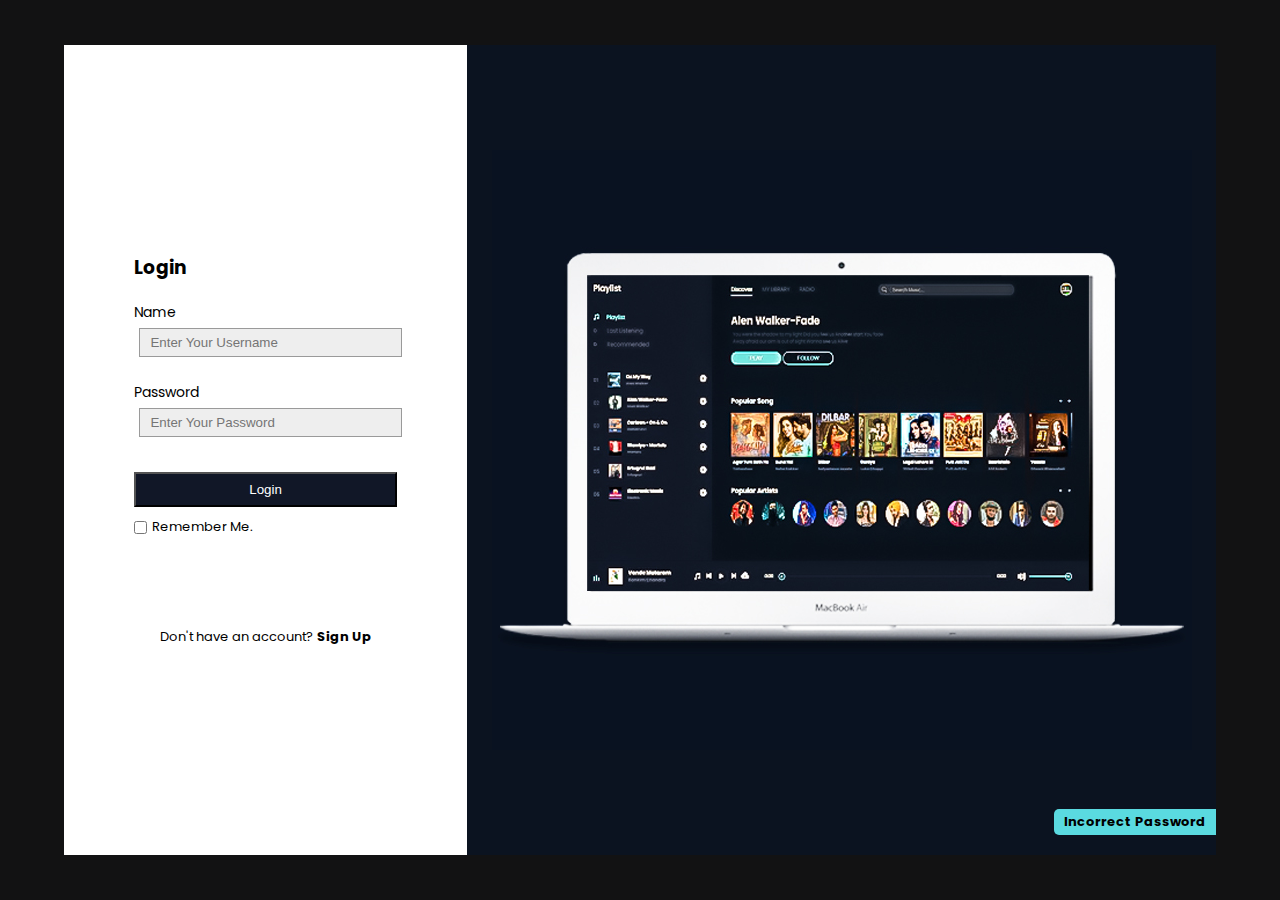
<file: login.html>
<!DOCTYPE html>
<html lang="en">
<head>
    <meta charset="UTF-8">
    <meta http-equiv="x-UA-Compatible" content="IE=edge">
    <meta name="viewport" content="width=device-width, initial-scale=1.0">
    <link rel="stylesheet" href="https://cdn.jsdelivr.net/npm/bootstrap-icons@1.11.1/font/bootstrap-icons.css">
    <link rel="stylesheet" href="style.css">
    <title>Media Player Login</title>
</head>
<body>
    <header>
        <div class="left-bx1">
            <div class="content">
                <form method="post">
                    <h3>Login</h3>
                    <div class="card">
                        <label for="name">Name</label>
                        <input type="text" name="user-name" placeholder="Enter Your Username" required>
                    </div>
                    <div class="card">
                        <label for="password">Password</label>
                        <input type="password" name="user-password" placeholder="Enter Your Password" required>
                    </div>
                    <input type="submit" value="Login" class="submit">
                    <div class="check">
                        <input type="checkbox" name="" id=""><span>Remember Me.</span>
                    </div>
                    <p>Don't have an account? <a href="signup.html">Sign Up</a></p>
                </form>
            </div>
        </div>
        <div class="right-bx1">
            <img src="image/login_png.jpg" alt="">
            <h3>Incorrect Password</h3>
        </div>
    </header>
</body>
</html>
</file>
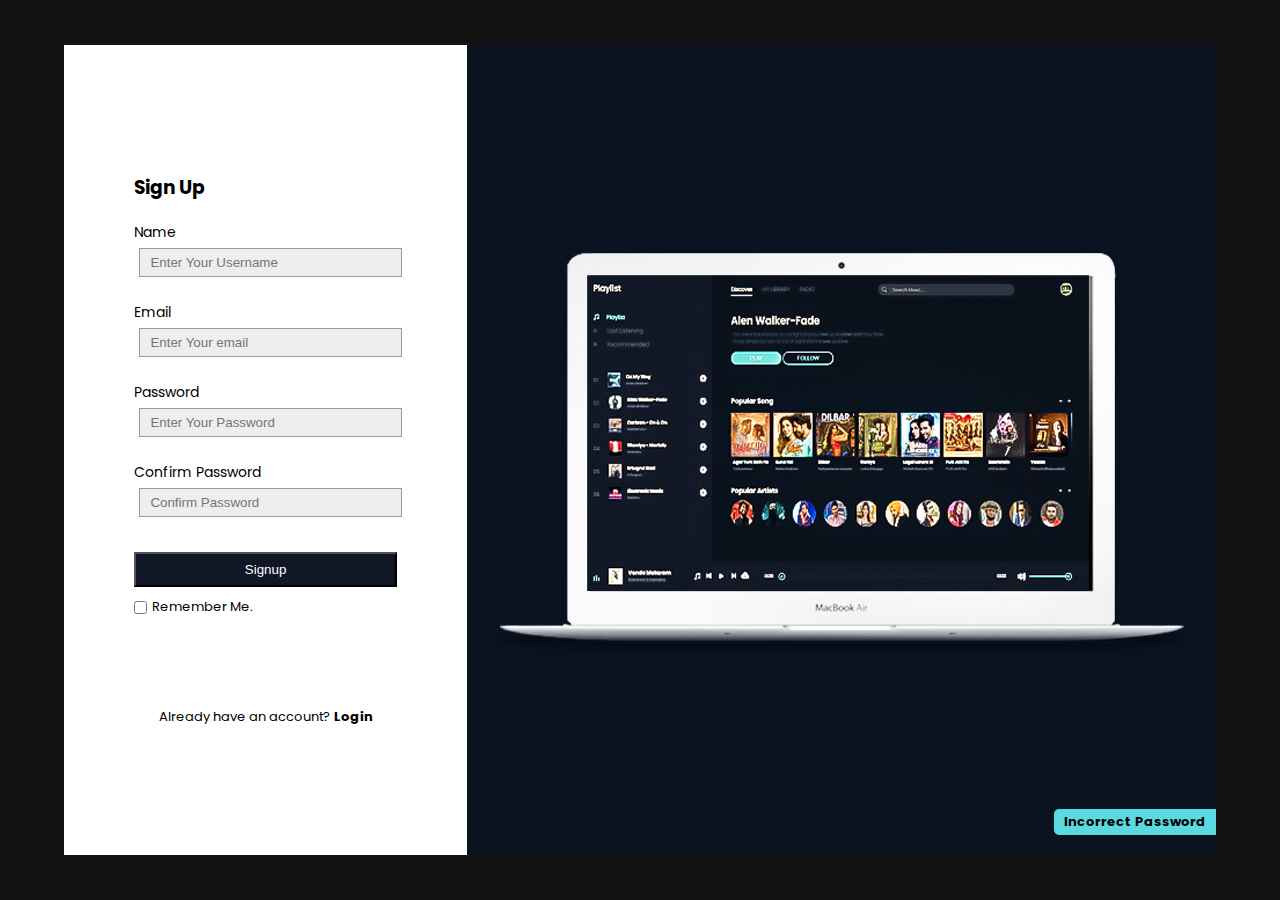
<file: signup.html>
<!DOCTYPE html>
<html lang="en">
<head>
    <meta charset="UTF-8">
    <meta http-equiv="x-UA-Compatible" content="IE=edge">
    <meta name="viewport" content="width=device-width, initial-scale=1.0">
    <link rel="stylesheet" href="https://cdn.jsdelivr.net/npm/bootstrap-icons@1.11.1/font/bootstrap-icons.css">
    <link rel="stylesheet" href="style.css">
    <title>Media Player Signup</title>
</head>
<body>
    <header>
        <div class="left-bx1">
            <div class="content">
                <form method="post">
                    <h3>Sign Up</h3>
                    <div class="card">
                        <label for="name">Name</label>
                        <input type="text" name="user-name" placeholder="Enter Your Username" required>
                    </div>
                    <div class="card">
                        <label for="email">Email</label>
                        <input type="email" name="user-email" placeholder="Enter Your email" required>
                    </div>
                    <div class="card">
                        <label for="password">Password</label>
                        <input type="password" name="user-password" placeholder="Enter Your Password" required>
                    </div>
                    <div class="card">
                        <label for="confirm">Confirm Password</label>
                        <input type="password" name="confirm-password" placeholder="Confirm Password" required>
                    </div>
                    <a href="index.html"><input type="submit" value="Signup" class="submit"></a>
                    <div class="check">
                        <input type="checkbox" name="" id=""><span>Remember Me.</span>
                    </div>
                    <p>Already have an account?<a href="login.html"> Login</a></p>
                </form>
            </div>
        </div>
        <div class="right-bx1">
            <img src="image/login_png.jpg" alt="">
            <h3>Incorrect Password</h3>
        </div>
    </header>
</body>
</html>
</file>
<file: style.css>
@import url('https://fonts.googleapis.com/css2?family=Poppins:wght@100;200;300;400;500;600;700;800;900&display=swap');

* {
    margin: 0;
    padding: 0;
    box-sizing: border-box;
}

body {
    font-family: 'Poppins', 'sans-serif';
    width: 100%;
    height: 100vh;
    background: #121213;
    display: grid;
    place-items: center;
}

header {
    position: relative;
    width: 90%;
    height: 90%;
    /*border: 1px solid #fff; */
    display: flex;
    flex-wrap: wrap;
    overflow: hidden;
}

header .menu-side,
.song-side {
    width: 25%;
    height: 90%;
    /*border: 1px solid #fff;*/
    background-color: #111727;
    box-shadow: 5px 0px 2px #090f1f;
    color: white;
}

header .song-side {
    width: 75%;
    background-color: #0b1320;
}

header .master-play {
    width: 100%;
    height: 10%;
    /* border: 1px solid #fff;*/
    background: #111727;
    box-shadow: 0px 3px 8px #090f1f;
}

header .menu-side h1 {
    font-size: 20px;
    margin: 15px 0px 0px 20px;
    font-weight: 500;
}

header .menu-side .playlist {
    margin: 40px 0px 0px 20px;
}

header .menu-side .playlist h4 {
    font-size: 14px;
    font-weight: 400;
    padding-bottom: 10px;
    color: #4c5262;
    cursor: pointer;
    display: flex;
    align-items: center;
    transition: .3s linear;
}

header .menu-side .playlist h4:hover {
    color: white;
}

header .menu-side .playlist h4 span {
    position: relative;
    margin-right: 35px;
}

header .menu-side .playlist h4 span::before {
    content: '';
    position: absolute;
    width: 4px;
    height: 4px;
    border: 2px solid #4c5262;
    border-radius: 50%;
    top: -4px;
    transition: .3s linear;

}

header .menu-side .playlist h4:hover span::before {
    border: 2px solid white;
}

header .menu-side .playlist h4 .bi {
    display: none;
}

header .menu-side .playlist .active {
    color: #36e2ec;
}

header .menu-side .playlist .active span {
    display: none;
}

header .menu-side .playlist .active .bi {
    display: flex;
    margin-right: 20px;
}

header .menu-side .menu-song {
    width: 100%;
    height: 420px;
    /* border: 1px solid white;*/
    margin-top: 40px;
    overflow: auto;
}

header .menu-side .menu-song::-webkit-scrollbar {
    display: none;
}

header .menu-side .menu-song li {
    list-style-type: none;
    position: relative;
    padding: 5px 0px 5px 20px;
    display: flex;
    align-items: center;
    margin-bottom: 10px;
    cursor: pointer;
    transition: .3s linear;
}

header .menu-side .menu-song li:hover {
    background: rgb(105, 105, 105, .1);
}

header .menu-side .menu-song li span {
    font-size: 12px;
    font-weight: 600;
    color: #4c5262;
}

header .menu-side .menu-song li img {
    width: 32px;
    height: 32px;
    margin-left: 25px;
}

header .menu-side .menu-song li h5 {
    font-size: 11px;
    margin-left: 15px;
    width: 170px;
    /*  border: 1px solid white;*/
    overflow: hidden;
    text-overflow: ellipsis;
    white-space: nowrap;
}

header .menu-side .menu-song li h5 .subtitle {
    font-size: 9px;
    color: #4c5262;
}

header .menu-side .menu-song li .bi {
    position: absolute;
    right: 15px;
}

header .master-play {
    display: flex;
    align-items: center;
    padding: 0px 20px;
}

header .master-play .wave {
    width: 30px;
    height: 30px;
    /* border: 1px solid #fff;*/
    padding-bottom: 5px;
    display: flex;
    align-items: flex-end;
    margin-right: 10px;
}

header .master-play .wave .wave1 {
    width: 3px;
    height: 10px;
    background-color: #36e2ec;
    margin-right: 3px;
    border-radius: 10px 10px 0px 0px;
    animation: unset;

}

header .master-play .wave .wave1:nth-child(2) {
    height: 13px;
    margin-right: 3.5px;
    animation-delay: .4s;
}

header .master-play .wave .wave1:nth-child(3) {
    height: 8px;
    animation-delay: .8s;
}

/* JavaScript Classes */
header .master-play .active1 .wave1 {
    animation: wave .5s linear infinite;
}

header .master-play .active1 .wave1:nth-child(2) {
    animation-delay: .4s;
}

header .master-play .active1 .wave1:nth-child(3) {
    animation-delay: .8s;
}

@keyframes wave {
    0% {
        height: 10px;
    }

    50% {
        height: 15px;
    }

    100% {
        height: 10px;
    }
}

header .master-play img {
    width: 35px;
    height: 35px;

}

header .master-play h5 {
    width: 130px;
    /* border: 1px solid #fff;*/
    margin-left: 15px;
    color: white;
    line-height: 17px;
    overflow: hidden;
    text-overflow: ellipsis;
    white-space: nowrap;
    font-size: 13px;
}

header .master-play h5 .subtitle {
    font-size: 11px;
    color: #4c5262;
    width: 100%;
    overflow: hidden;
    text-overflow: ellipsis;
    white-space: nowrap;
}

header .master-play .icon {
    font-size: 20px;
    color: white;
    margin: 0px 20px 0px 40px;
    outline: none;
    display: flex;
    align-items: center;
}

header .master-play .icon .bi {
    cursor: pointer;
    outline: none;
}

header .master-play .icon .shuffle {
    font-size: 17px;
    margin-right: 10px;
    width: 17.5px;
    overflow: hidden;
    display: flex;
    align-items: center;
}

header .master-play .icon #download-music {
    text-decoration: none;
    color: #fff;
    font-size: 20px;
    margin-left: 10px;
}

header .master-play .icon .bi:nth-child(3) {
    border: 1px solid rgb(105, 105, 105, .1);
    border-radius: 50%;
    padding: 1px 5px 0px 7px;
    margin: 0px 5px;
}

header .master-play span {
    color: #fff;
    width: 32px;
  /*  border: 1px solid #fff;*/
    font-size: 11px;
    font-weight: 400;
}

header .master-play #currentStart {
    margin: 0px 0px 0px 20px;
}

header .master-play .bar {
    position: relative;
    width: 43%;
    height: 2px;
    background-color: rgb(105, 105, 105, .1);
    margin: 0px 15px 0px 10px;
}

header .master-play .bar .bar2 {
    position: absolute;
    background-color: #36e2ec;
    width: 0%;
    height: 100%;
    top: 0;
    transition: 1s linear;
}

header .master-play .bar .dot {
    position: absolute;
    width: 5px;
    height: 5px;
    background-color: #36e2ec;
    border-radius: 50%;
    left: 0px;
    top: -1.5px;
    transition: 1s linear;
}

header .master-play .bar .dot::before {
    content: '';
    position: absolute;
    width: 15px;
    height: 15px;
    border: 1px solid #36e2ec;
    border-radius: 50%;
    left: -7px;
    top: -5.8px;
    box-shadow: inset 0px 0px 3px #36e2ec;
}

header .master-play .bar input {
    position: absolute;
    width: 100%;
    top: -7px;
    left: 0px;
    cursor: pointer;
    z-index: 99999999999999999999999999999999999999999999;
    /* transition: 3s linear; */
    opacity: 0;
}

header .master-play .vol {
    position: relative;
    width: 100px;
    height: 2px;
    background-color: rgb(105, 105, 105, .1);
    margin-left: 50px;
}

header .master-play .vol .bi {
    position: absolute;
    color: #fff;
    font-size: 25px;
    top: -17px;
    left: -30px;
}

header .master-play .vol input {
    position: absolute;
    width: 100%;
    top: -6px;
    left: 0px;
    cursor: pointer;
    z-index: 999999999999999999999999999999999;
    opacity: 0;
}

header .master-play .vol .vol-bar {
    position: absolute;
    background-color: #36e2ec;
    width: 100%;
    height: 100%;
    top: 0px;
    transition: 1s linear;
}

header .master-play .vol .dot {
    position: absolute;
    width: 5px;
    height: 5px;
    background-color: #36e2ec;
    border-radius: 50%;
    left: 100%;
    top: -1.5px;
    transition: 1s linear;
}

header .master-play .vol .dot::before {
    content: '';
    position: absolute;
    width: 15px;
    height: 15px;
    border: 1px solid #36e2ec;
    border-radius: 50%;
    left: -7px;
    top: -5.8px;
    box-shadow: inset 0px 0px 3px #36e2ec;
}

header .song-side {
    z-index: 2;
}

header .song-side::before {
    content: '';
    position: absolute;
    width: 100%;
    height: 300px;
    object-fit: contain;
    background-image: url('image/bg.png');
    z-index: -1;
}

header .song-side nav {
    width: 90%;
    height: 10%;
    /*border: 1px solid #fff;*/
    margin: auto;
    display: flex;
    align-items: center;
    justify-content: space-between;
}

header .song-side nav ul {
    display: flex;
}

header .song-side nav ul li {
    list-style: none;
    position: relative;
    font-size: 13px;
    color: #4c5262;
    margin-right: 25px;
    cursor: pointer;
    transition: .3s linear;
}

header .song-side nav ul li:hover {
    color: white;
}

header .song-side nav ul li:nth-child(1) {
    color: white;
}

header .song-side nav ul li span {
    position: absolute;
    width: 100%;
    height: 2.5px;
    background-color: #36e2ec;
    bottom: -5px;
    left: 0px;
    border-radius: 20px;
}

header .song-side nav .search {
    position: relative;
    width: 40%;
    padding: 1px 10px;
    /*border: 1px solid #fff;*/
    border-radius: 20px;
    color: gray;
}

header .song-side nav .search::before {
    content: '';
    position: absolute;
    width: 100%;
    height: 100%;
    background-color: rgb(105, 105, 105, .1);
    border-radius: 20px;
    backdrop-filter: blur(5px);
    z-index: -1;
}

header .song-side nav .search .search-results {
    position: absolute;
    width: 100%;
    height: 200px;
    /*border: 1px solid #fff;*/
    margin-top: 10px;
    border-radius: 10px;
    overflow: auto; 
}

header .song-side nav .search .search-results::-webkit-scrollbar {
    display: none; 
}

header .song-side nav .search .search-results .card {
    width: 100%;
    min-height: 45px;
    /*border: 1px solid #fff;*/
    display: flex;
    align-items: center;
    background-color: rgb(184, 184, 184, .1);
    margin-bottom: 5px;
    text-decoration: none;
    display: none;
}

header .song-side nav .search .search-results .card img {
    width: 35px;
    height: 35px;
    border-radius: 5px;
}

header .song-side nav .search .search-results .card .content {
    width: 80%;
    height: 100%;
   /* border: 1px solid #fff;*/
    padding: 0px;
    font-size: 13px;
    font-weight: 600;
    color: #fff;
}

header .song-side nav .search .search-results .card .content .subtitle {
    font-size: 11px;
    color: #a4a8b4;
    font-weight: 500;
}


header .song-side nav .search .bi {
    font-size: 13px;
    padding: 3px 0px 0px 10px;
}

header .song-side nav .search input {
    background: transparent;
    border: none;
    outline: none;
    padding: 0px 10px;
    color: #fff;
    font-size: 12px;
}

header .song-side .content {
    width: 90%;
    height: 30%;
    /*border: 1px solid #fff;*/
    margin: auto;
    padding-top: 20px;
}

header .song-side .content h1 {
    font-size: 25px;
    font-weight: 600;
}

header .song-side .content p {
    font-size: 11px;
    font-weight: 400;
    color: #4c5262;
    margin: 5px;
}

header .song-side .content .buttons {
    margin-top: 15px;
}

header .song-side .content .buttons button {
    width: 130px;
    height: 30px;
    border: 2px solid #36e2ec;
    outline: none;
    border-radius: 20px;
    background-color: #5adae0;
    color: white;
    cursor: pointer;
    transition: .3s linear;
}

header .song-side .content .buttons button:hover {
    background: none;
    color: #36e2ec;
}

header .song-side .content .buttons button:nth-child(2) {
    background: none;
    color: #36e2ec;
}

header .song-side .content .buttons button:nth-child(2):hover {
    background-color: #36e2ec;
    color: white;
}

header .song-side .popular-songs {
    width: 90%;
    height: auto;
    margin: auto;
    margin-top: 30px;
    /* border: 1px solid #fff;*/
}

header .song-side .popular-songs .h4 {
    display: flex;
    align-items: center;
    justify-content: space-between;
}

header .song-side .popular-songs .h4 .bi {
    color: #a4a8b4;
    cursor: pointer;
    transition: .3s linears;
}

header .song-side .popular-songs .h4 .bi:hover {
    color: #fff;
}

header .song-side .popular-songs .pop-songs {
    width: 100%;
    height: 150px;
    margin-top: 15px;
    display: flex;
    /* border: 1px solid #fff;*/
    overflow: auto;
    scroll-behavior: smooth;
}

header .song-side .popular-songs .pop-songs::-webkit-scrollbar {
    display: none;
}

header .song-side .popular-songs .pop-songs li {
    min-width: 100px;
    height: 140px;
    list-style-type: none;
    margin-right: 10px;
    transition: .3s linear;
}

header .song-side .popular-songs .pop-songs li:hover {
    background-color: rgb(105, 105, 170, .1);
}

header .song-side .popular-songs .pop-songs li .img-play {
    position: relative;
    width: 100px;
    height: 100px;
    display: flex;
    align-items: center;
    justify-content: center;
}

header .song-side .popular-songs .pop-songs li .img-play img {
    width: 100%;
    height: 100%;
}

header .song-side .popular-songs .pop-songs li .img-play .bi {
    position: absolute;
    font-size: 20px;
    cursor: pointer;
    transition: .3s linear;
    opacity: 0;
}

header .song-side .popular-songs .pop-songs li:hover .img-play .bi {
    opacity: 1;
}

header .song-side .popular-songs .pop-songs li h5 {
    padding: 5px 0px 0px 5px;
    line-height: 15px;
    font-size: 10px;
    width: 100px;
    overflow: hidden;
    white-space: nowrap;
    text-overflow: ellipsis;
}

header .song-side .popular-songs .pop-songs li h5 .subtitle {
    font-size: 9px;
    overflow: hidden;
    white-space: nowrap;
    text-overflow: ellipsis;
    color: #4c5262;
}

header .song-side .popular-artists {
    width: 90%;
    height: auto;
    /*border: 1px solid #fff;*/
    margin: auto;
    margin-top: 15px;
}

header .song-side .popular-artists .h4 {
    display: flex;
    align-items: center;
    justify-content: space-between;
}

header .song-side .popular-artists .h4 .bi {
    color: #a4a8b4;
    cursor: pointer;
    transition: .3s linear;
}

header .song-side .popular-artists .item {
    width: 100%;
    height: auto;
    margin-top: 15px;
    display: flex;
    /*border: 1px solid #fff;*/
    overflow: auto;
    scroll-behavior: smooth;
}

header .song-side .popular-artists .item::-webkit-scrollbar {
    display: none;
}


header .song-side .popular-artists .item li {
    list-style-type: none;
    position: relative;
    min-width: 60px;
    height: 60px;
    border-radius: 50%;
    margin-right: 20px;
    cursor: pointer;
}

header .song-side .popular-artists .item li img {
    width: 100%;
    height: 100%;
    border-radius: 50%;
}


/* Login Styles */

header .left-bx1 , .right-bx1 {
    position: relative;
    width: 65%;
    height: 100%;
   /* border: 1px solid #fff;*/
    background-color: #0b1320;
    display: flex;
    align-items: center;
    justify-content: center;
}

header .left-bx1{
    width: 35%;
    background-color: #fff;
   /* box-shadow: 5px 0px 2px #090f1f;*/
}

header .left-bx1 .content{
    width: 75%;
    height: auto;
   /* border: 1px solid #000;*/
    padding: 25px 20px;
    background-color: #fff;
}

header .left-bx1 .content .card{
    width: 100%;
    display: flex;
    align-items: flex-start;
    flex-direction: column;
    justify-content: center;
    margin-top: 20px;
}

header .left-bx1 .content .card label{
    font-size: 14px;
}

header .left-bx1 .content .card input{
    width: 100%;
    padding: 6px 10px;
    border: 1px solid rgb(154, 154, 154);
    background-color: rgb(238, 238, 238);
    margin: 5px;
}

header .left-bx1 .content .submit{
    margin-top: 30px;
    padding: 8px 20px;
    color: white;
    background-color: #111727;
    width: 100%;
    cursor: pointer;
}

header .left-bx1 .content .check{
    display: flex;
    align-items: center;
    margin-top: 10px;
}

header .left-bx1 .content .check span{
    margin-left: 5px;
    font-size: 13px;
}

header .left-bx1 .content p{
    margin-top: 90px;
    text-align: center;
    font-size: 13px;
}

header .left-bx1 .content p a{
    text-decoration: none;
    color: black;
    font-weight: bold;
}

header .right-bx1 h3{
    position: absolute;
    background-color: #5adae0;
    color: #000;
    right: 0px;
    bottom: 20px;
    padding: 3px 10px;
    border-radius: 5px 0px 0px 5px;
    font-size: 13px;
}
</file>
